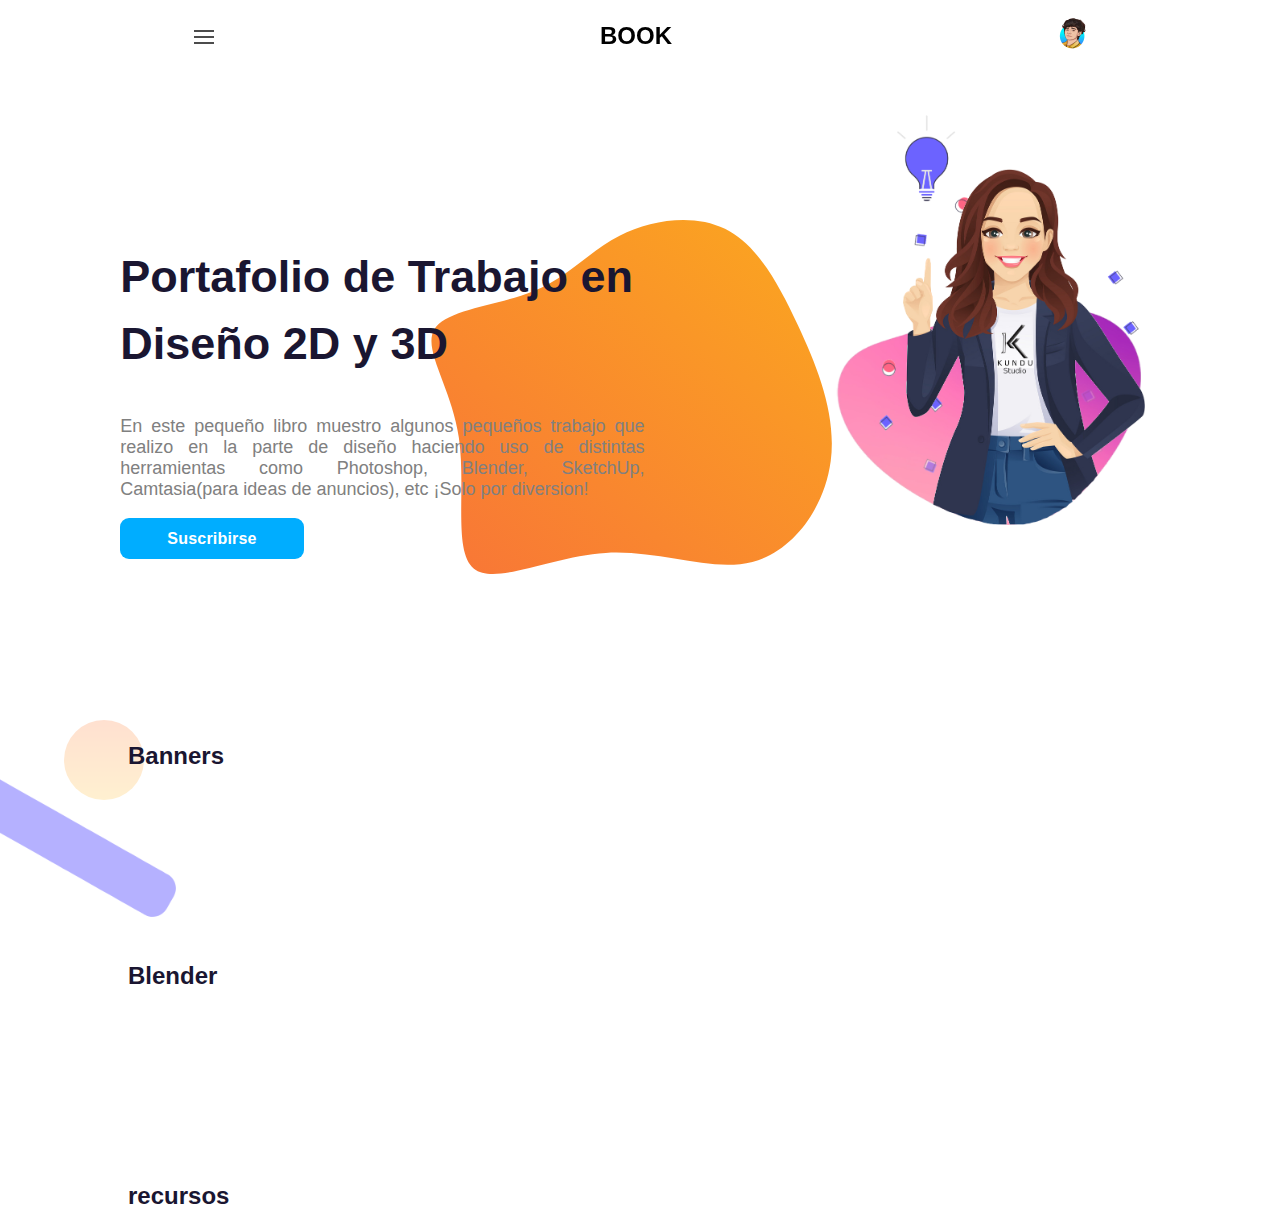
<file: book.html>
<!DOCTYPE html>
<html lang="es-ES">

<head>
    <meta charset="UTF-8">
    <meta http-equiv="X-UA-Compatible" content="IE=edge">
    <meta name="viewport" content="width=device-width, initial-scale=1.0">
    <link rel="stylesheet" href="css/book.css">
    <link rel="stylesheet" href="https://pro.fontawesome.com/releases/v5.10.0/css/all.css" />
    <link rel="icon" type="image/png" href="https://i.ibb.co/HFd4mqD/image-1.png">
    <title>Book </title>
    <script src="https://unpkg.com/aos@2.3.1/dist/aos.js"></script>
<!-- Start of Async Callbell Code -->
<script>
  window.callbellSettings = {
    token: "Cre3fHPte2cj38zw5z7NHGAH"
  };
</script>
<script>
  (function(){var w=window;var ic=w.callbell;if(typeof ic==="function"){ic('reattach_activator');ic('update',callbellSettings);}else{var d=document;var i=function(){i.c(arguments)};i.q=[];i.c=function(args){i.q.push(args)};w.Callbell=i;var l=function(){var s=d.createElement('script');s.type='text/javascript';s.async=true;s.src='https://dash.callbell.eu/include/'+window.callbellSettings.token+'.js';var x=d.getElementsByTagName('script')[0];x.parentNode.insertBefore(s,x);};if(w.attachEvent){w.attachEvent('onload',l);}else{w.addEventListener('load',l,false);}}})()
</script>
<!-- End of Async Callbell Code -->

</head>

<body>
    <svg class="blob" viewBox="0 0 600 600" xmlns="http://www.w3.org/2000/svg">
        <defs>
            <linearGradient id="sw-gradient" x1="0" x2="1" y1="1" y2="0">
                <stop id="stop1" stop-color="rgba(248, 117, 55, 1)" offset="0%"></stop>
                <stop id="stop2" stop-color="rgba(251, 168, 31, 1)" offset="100%"></stop>
            </linearGradient>
        </defs>
        <g transform="translate(300,300)">
            <path
                d="M120,-157.6C152.7,-141.5,174.3,-102.6,194.8,-58.8C215.3,-14.9,234.6,33.8,228.4,80.8C222.2,127.8,190.4,173.1,148.1,184C105.8,195,52.9,171.5,-2.4,174.8C-57.8,178.2,-115.6,208.4,-137.5,190.9C-159.3,173.3,-145.3,108,-153,56.3C-160.7,4.6,-190.2,-33.4,-178.3,-54.2C-166.4,-75.1,-113.2,-78.8,-76.6,-93.6C-40,-108.3,-20,-134.2,11.9,-150.5C43.7,-166.8,87.4,-173.6,120,-157.6Z"
                fill="url(#sw-gradient)" />
        </g>
    </svg>

    <img class="rectangle" src="img/rectangle.png" data-aos="fade-down-right">
    <div class="circle" data-aos="fade-down-right"></div>

    <script>
        AOS.init();
    </script>

    <!--absoluts-->

    <nav class="nav-cab">
        <div class="menu" onclick="menuPop()">
            <img src="img/ico-menu.png" alt="">
        </div>
        <div class="book">
            <h2>BOOK</h2>
        </div>
        <div class="portada" onclick="openInfo()">
            <img src="img/Omar.png" alt="">
        </div>
    </nav>
    <div class="body">
        <div class="homedesc">
            <div class="welcome">
                <h1 data-aos="fade-zoom-in" data-aos-easing="ease-in-back" data-aos-delay="300" data-aos-offset="0">
                    Portafolio de Trabajo en</h1>
                <h1 data-aos="fade-zoom-in" data-aos-easing="ease-in-back" data-aos-delay="300" data-aos-offset="0"
                    style="margin-top: -6%;">Diseño 2D y 3D</h1>
                <p data-aos="fade-zoom-in" data-aos-easing="ease-in-back" data-aos-delay="300" data-aos-offset="0">En
                    este pequeño libro muestro algunos pequeños trabajo que realizo en la parte de diseño
                    haciendo uso de distintas herramientas como Photoshop, Blender, SketchUp, Camtasia(para ideas de anuncios), etc ¡Solo por diversion!
                </p>
                <button onclick="openRegistro()"><span>Suscribirse</span></button>
            </div>
            <img data-aos="fade-zoom-in" data-aos-easing="ease-in-back" data-aos-delay="300" data-aos-offset="0"
                src="img/asistent.png" alt="">
        </div>
        <h2 class="title-div" id="proyectos">Banners</h2>
        <div class="banners">

        </div>
        <h2 class="title-div" id="proyectos">Blender</h2>
        <div class="blender">

        </div>
        <h2 class="title-div" id="proyectos">recursos</h2>
    </div>


    <!--pop ups agregados-->

    <div class="screenmenu" id="menu-popUp">
        <div class="close-menu" id="closeMenu">
            <img src="img/ico-x.png" alt="x">
        </div>
        <div class="options">
            <a href="index.html">
                Inicio
            </a>
            <a href="projects.html">
                Proyectos
            </a>
            <a href="quiz1.html">
                Quiz game
            </a>
            <a href="info.html">
                Info
            </a>
        </div>
    </div>

    <script src="js/general.js"></script>
    <script src="js/book.js"></script>
</body>

</html>
</file>
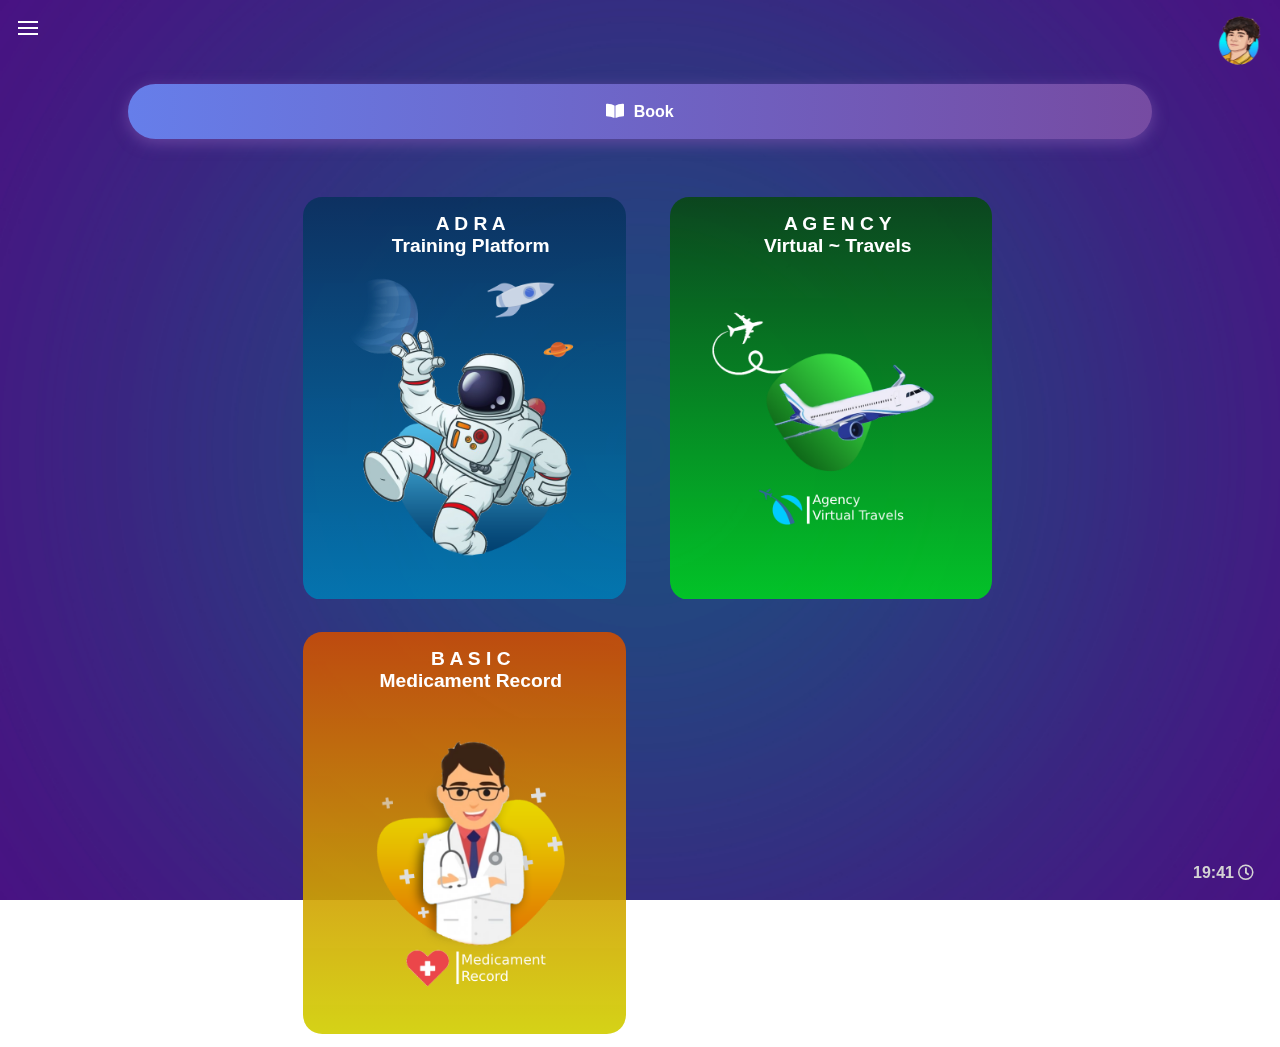
<file: projects.html>
<!DOCTYPE html>
<html lang="es-ES">
<head>
    <meta charset="UTF-8">
    <meta http-equiv="X-UA-Compatible" content="IE=edge">
    <meta name="viewport" content="width=device-width, initial-scale=1.0">
    <link rel="stylesheet" href="css/projects.css">
    <link rel="stylesheet" href="https://pro.fontawesome.com/releases/v5.10.0/css/all.css" />
    <link rel="icon" type="image/png" href="https://i.ibb.co/HFd4mqD/image-1.png">
    <title>Proyectos </title>
    <script src="https://unpkg.com/aos@2.3.1/dist/aos.js"></script>
<!-- Start of Async Callbell Code -->
<script>
  window.callbellSettings = {
    token: "Cre3fHPte2cj38zw5z7NHGAH"
  };
</script>
<script>
  (function(){var w=window;var ic=w.callbell;if(typeof ic==="function"){ic('reattach_activator');ic('update',callbellSettings);}else{var d=document;var i=function(){i.c(arguments)};i.q=[];i.c=function(args){i.q.push(args)};w.Callbell=i;var l=function(){var s=d.createElement('script');s.type='text/javascript';s.async=true;s.src='https://dash.callbell.eu/include/'+window.callbellSettings.token+'.js';var x=d.getElementsByTagName('script')[0];x.parentNode.insertBefore(s,x);};if(w.attachEvent){w.attachEvent('onload',l);}else{w.addEventListener('load',l,false);}}})()
</script>
<!-- End of Async Callbell Code -->

</head>
<body>
    <script>
        AOS.init();
    </script>
    
    <!--absoluts-->
    <div class="tiempo">
        <span> <b id="hora">12:00 </b> <i class="far fa-clock"></i></span>
    </div>
    <div class="fondo">
        <img src="img/background.jpg" alt="">
    </div>
    <div class="menu" onclick="menuPop()">
        <img src="img/ico-menu.png" alt="">
    </div>
    <div class="portada" onclick="openInfo()">
        <img src="img/Omar.png" alt="">
    </div>
     <!--normals-->
    <div class="book-btn">
        <button class="btn-hover color-3" onclick="book()"> <i class="fas fa-book-open"> </i>  <span>Book</span> </button>
    </div>
     <div class="porjects">
        <a href="https://github.com/omarguerrer/TrainingPlatform" data-aos="zoom-in">
            <div class="card-project" data-tilt>
                <div class="card primary-gradient">
                    <h2>A D R A <br> Training Platform</h2>
                    <img src="img/adra.png" alt="">
                </div>
            </div>
        </a>
        <a href="https://github.com/omarguerrer/VirtualTravels" data-aos="zoom-in">
            <div class="card-project" data-tilt>
                <div class="card secondary-gradient">
                    <h2>A G E N C Y <br> Virtual ~ Travels</h2>
                    <img src="img/virtual-travels.png" alt="vtravels">
                </div>
            </div>
        </a>
        <a href="https://drive.google.com/file/d/1su0Mu-e_nqXNz0HzRCW8smQL_Hp62i_k/view?usp=sharing" data-aos="zoom-in">
            <div class="card-project" data-tilt>
                <div class="card yellow-gradient">
                    <h2>B A S I C <br> Medicament Record</h2>
                    <img src="img/Medicament-Record.png" alt="">
                </div>
            </div>
        </a>
    </div>

     <!--pop ups-->

     <div class="screenmenu" id="menu-popUp">
        <div class="close-menu" id="closeMenu" >
            <img src="img/ico-x.png" alt="x">
        </div>
        <div class="options">
            <a href="index.html">
                Inicio
            </a>
            <a href="projects.html">
                Proyectos
            </a>
            <a href="quiz1.html">
                Quiz game
            </a>
            <a href="info.html">
                Info
            </a>
        </div>
    </div>

     <!--scripts-->
     <script src="js/projects.js" type="text/JavaScript"></script>
     <script src="js/3d-card.js" type="text/JavaScript"></script>

</body>
</html>
</file>
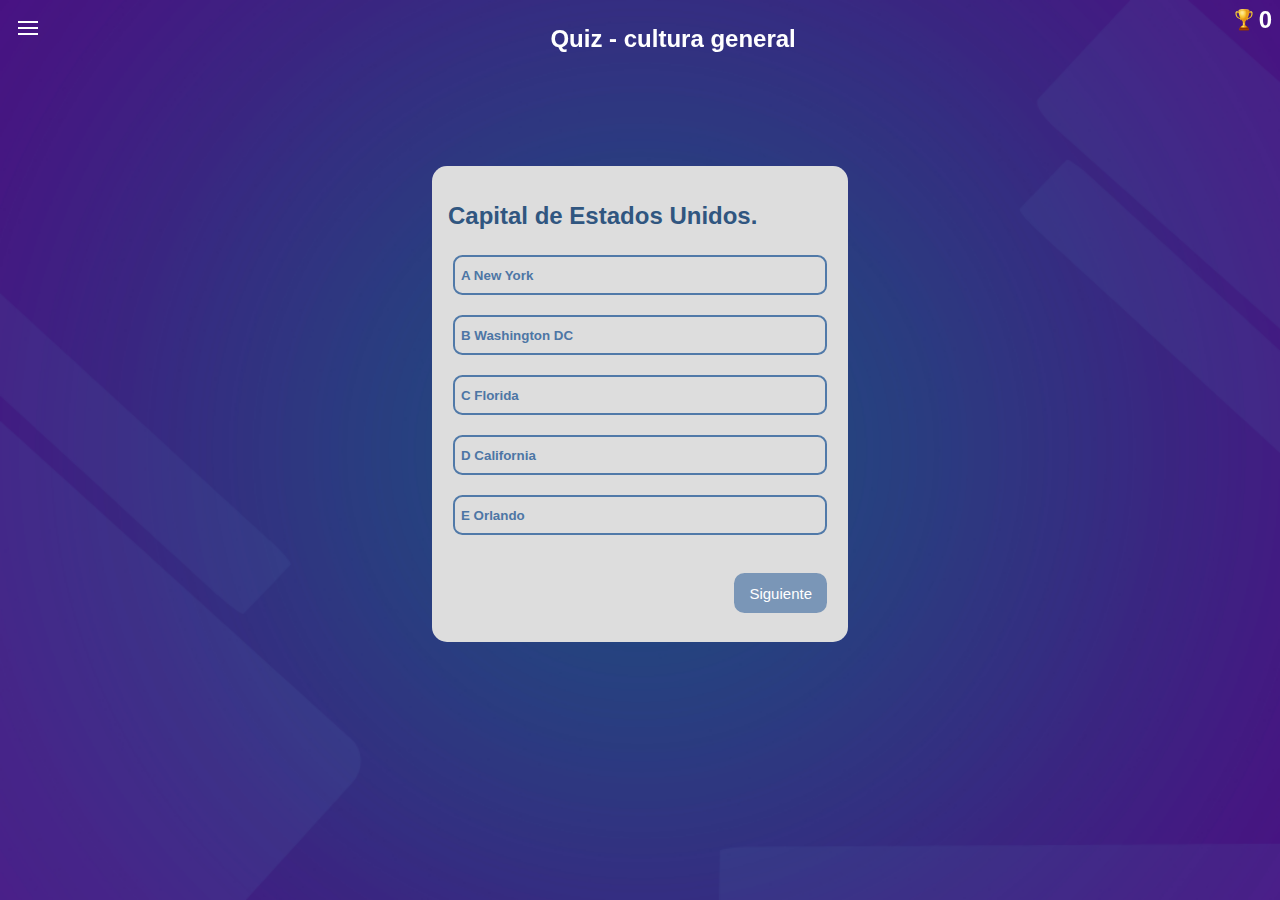
<file: quiz1.html>
<!DOCTYPE html>
<html lang="es-ES">

<head>
    <meta charset="UTF-8">
    <meta http-equiv="X-UA-Compatible" content="IE=edge">
    <meta name="viewport" content="width=device-width, initial-scale=1.0">
    <link rel="stylesheet" href="css/quiz.css">
    <link rel="stylesheet" href="https://pro.fontawesome.com/releases/v5.10.0/css/all.css" />
    <link rel="icon" type="image/png" href="https://i.ibb.co/HFd4mqD/image-1.png">
    <title>Quiz - cultura general</title>
    <!-- Start of Async Callbell Code -->
    <script>
        window.callbellSettings = {
            token: "vJkietztMQ3H6AspRbmUx99F"
        };
    </script>
    <script>
        (function () { var w = window; var ic = w.callbell; if (typeof ic === "function") { ic('reattach_activator'); ic('update', callbellSettings); } else { var d = document; var i = function () { i.c(arguments) }; i.q = []; i.c = function (args) { i.q.push(args) }; w.Callbell = i; var l = function () { var s = d.createElement('script'); s.type = 'text/javascript'; s.async = true; s.src = 'https://dash.callbell.eu/include/' + window.callbellSettings.token + '.js'; var x = d.getElementsByTagName('script')[0]; x.parentNode.insertBefore(s, x); }; if (w.attachEvent) { w.attachEvent('onload', l); } else { w.addEventListener('load', l, false); } } })()
    </script>
    <!-- End of Async Callbell Code -->
</head>

<body>
    <!--absolutes-->
    <div class="fondo">
        <img src="img/background-games.png" alt="">
    </div>
    <div class="score" title="wins">
        <img src="img/cope.png" alt="">
        <span id="numWin"> 0 </span>
    </div>
    <div class="menu" onclick="menuPop()">
        <img src="img/ico-menu.png" alt="">
    </div>
    <h2 class="titleGame">
        Quiz - cultura general
    </h2>
    <!--normal-->
    <!--cards-->
    <div class="content">
        <div class="card">
            <h2 id="preguntaDoc">Capital de Estados Unidos.</h2>
            <div class="respuestas" id="respuesta-usu">
                <button class="A"> <b>A </b> New York </button>
                <button class="B"> <b>B </b> Washington DC </button>
                <button class="C"> <b>C </b> Florida</button>
                <button class="D"> <b>D </b> California </button>
                <button class="E"> <b>E </b> Orlando </button>
            </div>
            <div class="next-quiz">
                <button id="nextBtn">Siguiente</button>
            </div>
        </div>
    </div>
    <!--popups-->
    <div class="screenmenu" id="menu-popUp">
        <div class="close-menu" id="closeMenu">
            <img src="img/ico-x.png" alt="x">
        </div>
        <div class="options">
            <a href="index.html">
                Inicio
            </a>
            <a href="projects.html">
                Proyectos
            </a>
            <a href="quiz1.html">
                Quiz game
            </a>
            <a href="info.html">
                Info
            </a>
        </div>
    </div>

    <div class="felicidades" id="pop-win">
        <img id="endGame" src="img/explocion.png" alt="" >
        <div class="bkhome" onclick="bkhome()">
            <i class="fas fa-home"></i>
        </div>
        <span> <b>Score:</b> <b id="numScore">00</b> </span>
    </div>
    <!--scripts-->
    <script src="js/quiz.js"></script>
</body>

</html>
</file>
<file: css/book.css>
/*DISEÑO DE LA BARRA DE TEXTO*/

html::-webkit-scrollbar-thumb {
  background-color: #131f2c;
  border-radius: 20px;
  border: none;
}

html::-webkit-scrollbar-button:increment,
html::-webkit-scrollbar-button {
  display: none;
}

html::-webkit-scrollbar {
  -webkit-appearance: none;
}

html::-webkit-scrollbar:vertical {
  width: 0px;
}

html::-webkit-scrollbar:horizontal {
  height: 0px;
}

html {
  margin: 0;
  padding: 0;
  background-color: transparent;
  scroll-behavior: smooth;
}
/*end-barra*/

body {
  margin: 0;
  padding: 0;
  background-color: transparent;
  overflow-x: hidden;
}

nav {
  display: flex;
  width: 100%;
  height: 4.5rem;
  justify-content: space-around;
  align-items: center;
  position: fixed;
  top: 0;
  left: 0;
  z-index: 1;
  scroll-behavior: smooth;
}
.nav-cab .book h2 {
  margin: 0;
  padding: 0;
  font-family: Ubuntu, Cantarell, "Open Sans", "Helvetica Neue", sans-serif;
  cursor: default;
}
.menu {
  margin-top: 5px;
  top: 1em;
  left: 1em;
  cursor: pointer;
  filter: brightness(30%);
  -webkit-filter: brightness(30%);
}
.menu:hover {
  transform: scale(1.05);
  -webkit-transform: scale(1.05);
  -moz-transform: scale(1.05);
  -ms-transform: scale(1.05);
  -o-transform: scale(1.05);
  transition: transform 0.3s ease-in;
  -webkit-transition: transform 0.3s ease-in;
  -moz-transition: transform 0.3s ease-in;
  -ms-transition: transform 0.3s ease-in;
  -o-transition: transform 0.3s ease-in;
  filter: brightness(0%);
  -webkit-filter: brightness(0%);
}
.portada {
  top: 1em;
  right: 1em;
  cursor: pointer;
}
.portada img {
  object-fit: cover;
  width: 2rem;
}

/*pop-ups*/
.screenmenu {
  width: 100%;
  height: 100%;
  position: fixed;
  top: 0;
  left: 0;
  z-index: 1;
  background: #050a0ef8;
  display: none;
  justify-content: center;
  align-items: center;
  backdrop-filter: blur(5px);
}
.screenmenu .options {
  display: flex;
  flex-direction: column;
  text-align: center;
}
.options a {
  color: rgb(133, 133, 133);
  font-family: Ubuntu, Cantarell, "Open Sans", "Helvetica Neue", sans-serif;
  text-decoration: none;
  font-size: 3em;
  font-weight: 600;
}
.options a:hover {
  color: white;
  transition: color 0.3s ease-in;
  -webkit-transition: color 0.3s ease-in;
  -moz-transition: color 0.3s ease-in;
  -ms-transition: color 0.3s ease-in;
  -o-transition: color 0.3s ease-in;
}
.close-menu {
  position: absolute;
  top: 1rem;
  left: 1rem;
}
.close-menu:hover {
  transform: rotate(180deg);
  -webkit-transform: rotate(180deg);
  -moz-transform: rotate(180deg);
  -ms-transform: rotate(180deg);
  -o-transform: rotate(180deg);
  transition: transform 0.3s ease-in;
  -webkit-transition: transform 0.3s ease-in;
  -moz-transition: transform 0.3s ease-in;
  -ms-transition: transform 0.3s ease-in;
  -o-transition: transform 0.3s ease-in;
  cursor: pointer;
}
/*homeds*/

.blob {
  width: 65vw;
  height: 65vh;
  position: absolute;
  z-index: -1;
  top: 10%;
  left: 15%;
}

.blob path {
  animation: blob 7s linear infinite;
}

@keyframes blob {
  0% {
      d: path("M120,-157.6C152.7,-141.5,174.3,-102.6,194.8,-58.8C215.3,-14.9,234.6,33.8,228.4,80.8C222.2,127.8,190.4,173.1,148.1,184C105.8,195,52.9,171.5,-2.4,174.8C-57.8,178.2,-115.6,208.4,-137.5,190.9C-159.3,173.3,-145.3,108,-153,56.3C-160.7,4.6,-190.2,-33.4,-178.3,-54.2C-166.4,-75.1,-113.2,-78.8,-76.6,-93.6C-40,-108.3,-20,-134.2,11.9,-150.5C43.7,-166.8,87.4,-173.6,120,-157.6Z");
  }
  25% {
      d: path("M67.8,-97.1C87.8,-78.8,103.8,-58.9,117.4,-34.1C130.9,-9.4,142,20.2,139.5,50.7C137,81.2,120.8,112.6,95.3,150.1C69.8,187.7,34.9,231.3,3.3,226.8C-28.2,222.2,-56.4,169.3,-91.6,134.9C-126.8,100.5,-169,84.6,-179.6,57.1C-190.2,29.7,-169.3,-9.3,-155.2,-49.7C-141,-90.1,-133.7,-132,-109,-148.8C-84.2,-165.6,-42.1,-157.3,-9.1,-144.8C23.9,-132.2,47.8,-115.5,67.8,-97.1Z");
  }
  50% {
      d: path("M137.1,-191.3C172,-163.4,190.6,-115.7,197.2,-70.1C203.8,-24.4,198.5,19.2,178.9,51.5C159.3,83.9,125.5,105,93.3,129.6C61.1,154.1,30.6,182.1,1.1,180.6C-28.4,179.1,-56.8,148.2,-81.2,121.1C-105.6,94.1,-126.1,70.8,-141.6,41.6C-157.2,12.4,-168,-22.9,-153.9,-45C-139.8,-67,-100.7,-76,-70.9,-105.5C-41.1,-135,-20.6,-185,15.3,-206C51.1,-227.1,102.3,-219.1,137.1,-191.3Z");
  }
  75% {
      d: path("M123.7,-157.1C162.4,-142.2,197.2,-108.8,202.8,-70.8C208.3,-32.9,184.5,9.7,169,54.2C153.6,98.7,146.4,145.2,119.7,162.7C92.9,180.2,46.4,168.6,-1.9,171.1C-50.2,173.7,-100.3,190.4,-122.2,171.3C-144.1,152.3,-137.7,97.5,-144.1,52.7C-150.6,7.9,-169.9,-26.8,-170.5,-64.8C-171,-102.8,-152.8,-144,-121.3,-161.3C-89.7,-178.5,-44.9,-171.8,-1.2,-170.1C42.5,-168.5,85,-172,123.7,-157.1Z");
  }
  100% {
      d: path("M120,-157.6C152.7,-141.5,174.3,-102.6,194.8,-58.8C215.3,-14.9,234.6,33.8,228.4,80.8C222.2,127.8,190.4,173.1,148.1,184C105.8,195,52.9,171.5,-2.4,174.8C-57.8,178.2,-115.6,208.4,-137.5,190.9C-159.3,173.3,-145.3,108,-153,56.3C-160.7,4.6,-190.2,-33.4,-178.3,-54.2C-166.4,-75.1,-113.2,-78.8,-76.6,-93.6C-40,-108.3,-20,-134.2,11.9,-150.5C43.7,-166.8,87.4,-173.6,120,-157.6Z");
  }
}
.rectangle {
  width: 20em;
  position: absolute;
  top: 80%;
  left: -10%;
  z-index: -1;
  filter: opacity(0.5);
}

.circle {
  width: 5em;
  height: 5em;
  position: absolute;
  top: 80%;
  left: 5%;
  z-index: -1;
  border-radius: 50%;
  background: linear-gradient(to bottom, #FF9863, #FFCD63);
  filter: opacity(0.3);
}
.homedesc {
  margin-top: 15%;
  width: 100%;
  display: grid;
  grid-template-columns: 45% 40%;
  justify-content: center;
  column-gap: 2em;
}

.homedesc img {
  width: 350px;
  margin-left: 25%;
  margin-top: -15%;
}

.welcome {
  margin-left: 5%;
  text-align: justify;
  padding: 2%;
  padding-top: 5%;
}

.welcome h1 {
  font-family: 'Georama', sans-serif;
  color: #1a1631;
  font-size: 45px;
  padding-bottom: 1rem;
}

.welcome p {
  color: gray;
  font-size: 18px;
  font-family: 'Varela Round', sans-serif;
  padding-top: 0;
}

.welcome button {
  background: #00adff;
  color: #fff;
  border-radius: 9px;
  text-transform: initial;
  letter-spacing: 0.2px;
  line-height: 19px;
  outline: none;
  border: none;
  width: 35%;
  height: 13%;
  font-weight: bolder;
  font-size: 16px;
  cursor: pointer;
}

.welcome button:hover {
  box-shadow: 7px 7px 0px 0px rgba(0, 0, 0, 0.129);
  transform: scale(1.018);
  transition: box-shadow .35s ease-in;
}

.welcome button>span {
  cursor: pointer;
  display: inline-block;
  position: relative;
  transition: 0.3s;
}

.welcome button>span:after {
  content: '\00bb';
  position: absolute;
  opacity: 0;
  top: 0;
  right: -20px;
  transition: 0.5s;
}

.welcome button:hover span {
  padding-right: 25px;
}

.welcome button:hover span:after {
  opacity: 1;
  right: 0;
}

#wave {
  position: absolute;
  z-index: -1;
  width: 100%;
  top: 0;
  left: 0;
}
.title-div {
  padding-left: 10%;
  font-family: 'Georama', sans-serif;
  color: #1a1631;
  margin-top: 15%;
  scroll-margin-top: 7ex;
}


.up {
  position: fixed;
  bottom: 2%;
  right: 2%;
  z-index: 2;
  display: none;
}

.up a {
  text-align: center;
  text-decoration: none;
  font-size: 3em;
  color: lightgray;
  opacity: 0.3;
}

.up a:hover {
  opacity: 1;
  transition: opacity .4s ease-in;
}

.up:hover {
  transform: translateY(-1em);
  transition: transform .3s ease-in;
}
</file>
<file: css/projects.css>
/*DISEÑO DE LA BARRA DE TEXTO*/

html::-webkit-scrollbar-thumb {
  background-color: #131f2c;
  border-radius: 20px;
  border: none;
}

html::-webkit-scrollbar-button:increment,
html::-webkit-scrollbar-button {
  display: none;
}

html::-webkit-scrollbar {
  -webkit-appearance: none;
}

html::-webkit-scrollbar:vertical {
  width: 0px;
}

html::-webkit-scrollbar:horizontal {
  height: 0px;
}

html {
  margin: 0;
  padding: 0;
  background-color: transparent;
  scroll-behavior: smooth;
}
/*end-barra*/

body {
  margin: 0;
  padding: 0;
  background-color: transparent;
  overflow-x: hidden;
}
.tiempo{
  position: fixed;
  color: lightgrey;
  font-family: -apple-system, BlinkMacSystemFont, 'Segoe UI', Roboto, Oxygen, Ubuntu, Cantarell, 'Open Sans', 'Helvetica Neue', sans-serif;
  bottom: 2%;
  right: 2%;
}
.fondo {
  position: fixed;
  width: 100%;
  height: 100%;
  top: 0;
  z-index: -2;
}
.fondo img {
  width: 100%;
  height: 100%;
  filter: brightness(0.7);
  object-fit: cover;
  -webkit-filter: cover;
}
.menu {
  position: absolute;
  top: 1em;
  left: 1em;
  cursor: pointer;
}
.menu:hover {
  transform: scale(1.05);
  -webkit-transform: scale(1.05);
  -moz-transform: scale(1.05);
  -ms-transform: scale(1.05);
  -o-transform: scale(1.05);
  transition: transform 0.3s ease-in;
  -webkit-transition: transform 0.3s ease-in;
  -moz-transition: transform 0.3s ease-in;
  -ms-transition: transform 0.3s ease-in;
  -o-transition: transform 0.3s ease-in;
}
.portada {
  position: absolute;
  top: 1em;
  right: 1em;
  cursor: pointer;
}
.portada img {
  object-fit: cover;
  width: 2vw;
}

/*pop-ups*/
.screenmenu {
  width: 100%;
  height: 100%;
  position: fixed;
  top: 0;
  left: 0;
  z-index: 1;
  background: #050a0ef8;
  display: none;
  justify-content: center;
  align-items: center;
  backdrop-filter: blur(5px);
}
.screenmenu .options {
  display: flex;
  flex-direction: column;
  text-align: center;
}
.options a {
  color: rgb(133, 133, 133);
  font-family: Ubuntu, Cantarell, "Open Sans", "Helvetica Neue", sans-serif;
  text-decoration: none;
  font-size: 3em;
  font-weight: 600;
}
.options a:hover {
  color: white;
  transition: color 0.3s ease-in;
  -webkit-transition: color 0.3s ease-in;
  -moz-transition: color 0.3s ease-in;
  -ms-transition: color 0.3s ease-in;
  -o-transition: color 0.3s ease-in;
}
.close-menu {
  position: absolute;
  top: 1rem;
  left: 1rem;
}
.close-menu:hover {
  transform: rotate(180deg);
  -webkit-transform: rotate(180deg);
  -moz-transform: rotate(180deg);
  -ms-transform: rotate(180deg);
  -o-transform: rotate(180deg);
  transition: transform 0.3s ease-in;
  -webkit-transition: transform 0.3s ease-in;
  -moz-transition: transform 0.3s ease-in;
  -ms-transition: transform 0.3s ease-in;
  -o-transition: transform 0.3s ease-in;
  cursor: pointer;
}

/*book*/
.book-btn button>span{
  margin-left: 5px;
}
.book-btn{
  margin-top: 5%;
  width: 100%;
  display: flex;
  justify-content: center;
  align-items: center;
}

.btn-hover {
  width: 80%;
  font-size: 16px;
  font-weight: 600;
  color: #fff;
  cursor: pointer;
  margin: 20px;
  height: 55px;
  text-align:center;
  border: none;
  background-size: 300% 100%;

  border-radius: 50px;
  -moz-transition: all .4s ease-in-out;
  -o-transition: all .4s ease-in-out;
  -webkit-transition: all .4s ease-in-out;
  transition: all .4s ease-in-out;
}

.btn-hover:hover {
  background-position: 100% 0;
  transition: all .4s ease-in-out;
  -o-transition: all .4s ease-in-out;
  -webkit-transition: all .4s ease-in-out;
  -moz-transition: all .4s ease-in-out;
  -ms-transition: all .4s ease-in-out;
}

.btn-hover:focus {
  outline: none;
}
.btn-hover.color-3 {
  background-image: linear-gradient(to right, #667eea, #764ba2, #6B8DD6, #8E37D7);
  box-shadow: 0 4px 15px 0 rgba(116, 79, 168, 0.75);
}

/*cards*/

.porjects {
  margin-top: 2%;
  width: 100%;
  display: grid;
  grid-template-columns: 28% 28% 28%;
  justify-content: center;
  row-gap: 2em;
  column-gap: 0.5em;
  padding-top: 1%;
  padding-left: 2%;
  padding-right: 2%;
  padding-bottom: 1%;
}

.title-div {
  padding-left: 10%;
  font-family: "Georama", sans-serif;
  color: #1a1631;
  margin-top: 15%;
  scroll-margin-top: 7ex;
}

.card-project {
  width: 90%;
  height: 100%;
  border-radius: 1.5vw;
  padding: 0;
  margin: 0;
  transform-style: preserve-3d;
  overflow: hidden;
  -webkit-border-radius: 1.5vw;
  -moz-border-radius: 1.5vw;
  -ms-border-radius: 1.5vw;
  -o-border-radius: 1.5vw;
}

.porjects a {
  text-decoration: none;
}

.card {
  width: 100%;
  height: 100%;
  justify-content: center;
  overflow: hidden;
  text-align: center;
  text-decoration: none;
  font-family: "Georama", sans-serif;
  transform: perspective(1000px);
}

.card img {
  width: 75%;
  margin-top: 0%;
}

.card:hover img {
  transform: scale(1.05);
  transition: transform 0.5s ease-in;
}

.card h2 {
  position: relative;
  margin-left: 4%;
  z-index: 1;
  color: white;
  text-decoration: none;
  font-size: 1.5vw;
}

/*colores de¡fault de ANKUTI*/

.primary {
  background: #007bb4;
}

.secondary {
  background: #008145;
}

.sweet {
  background: #7d0081;
}

.yellow {
  background: #d1ce00ef;
}

.primary-gradient {
  background: linear-gradient(to bottom, #0a315eea, #007bb4e3);
}

.secondary-gradient {
  background: linear-gradient(to bottom, #094717ec, #00cc22ee);
}

.sweet-gradient {
  background: linear-gradient(to bottom, #350836e7, #af006ce5);
}

.yellow-gradient {
  background: linear-gradient(to bottom, #d14d00e1, #d1ce00e8);
}

@media screen and (max-width: 1670px) {
    .portada img{
        width: 4vw;
    }
}
@media screen and (max-width: 1400px) {
  .porjects {
    grid-template-columns: 28% 28%;
    grid-template-rows: auto auto;
  }
}
@media screen and (max-width: 1200px) {
  .porjects {
    grid-template-columns: 40%;
    grid-template-rows: auto auto auto;
  }
}
@media screen and (max-width: 600px) {
  .card h2 {
    font-size: 2.5vw;
  }
  .portada img{
    width: 2em;
}
}
@media screen and (max-width: 500px) {
}
@media screen and (max-width: 400px) {
.menu{
    top: 0.5em;
    left: 0.5em;
}
.portada{
    top: 0.5em;
    right: 0.5em;
}
  .porjects {
    margin-top: 5%;
    grid-template-columns: 80%;
    grid-template-rows: auto auto;
  }
}
</file>
<file: css/quiz.css>
/*DISEÑO DE LA BARRA DE TEXTO*/

html::-webkit-scrollbar-thumb {
  background-color: #131f2c;
  border-radius: 20px;
  border: none;
}

html::-webkit-scrollbar-button:increment,
html::-webkit-scrollbar-button {
  display: none;
}

html::-webkit-scrollbar {
  -webkit-appearance: none;
}

html::-webkit-scrollbar:vertical {
  width: 0px;
}

html::-webkit-scrollbar:horizontal {
  height: 0px;
}

html {
  margin: 0;
  padding: 0;
  background-color: transparent;
  scroll-behavior: smooth;
}
/*end-barra*/

body {
  margin: 0;
  padding: 0;
  background-color: transparent;
  overflow: hidden;
}
.felicidades {
  width: 100%;
  height: 100%;
  position: fixed;
  z-index: 1;
  top: 0;
  left: 0;
  display: none;
  text-align: center;
  flex-direction: column;
  justify-content: center;
  align-items: center;
  background:linear-gradient(to bottom,#2c6cb6ef,#6b13b9f3);
  backdrop-filter: blur(3px);
  
}
.felicidades span{
  font-size: 4em;
  font-family: -apple-system, BlinkMacSystemFont, 'Segoe UI', Roboto, Oxygen, Ubuntu, Cantarell, 'Open Sans', 'Helvetica Neue', sans-serif;
  color: white;
}
.titleGame{
  font-family: -apple-system, BlinkMacSystemFont, 'Segoe UI', Roboto, Oxygen, Ubuntu, Cantarell, 'Open Sans', 'Helvetica Neue', sans-serif;
  color: white;
  position: absolute;
  top: 0.2em;
  left: 43%;
}
.bkhome{
  position: absolute;
  top: 0.5em;
  left: 0.5em;
  font-size: 2em;
  color: #ddd;
  cursor: pointer;
}
.bkhome:hover{
  color: #fff;
}
.felicidades img {
  width: 45em;
  animation: scan 2s infinite;
  -webkit-animation: scan 2s infinite;
}
@keyframes scan {
  0% {
    transform: scale(0.8);
    -webkit-transform: scale(0.8);
    -moz-transform: scale(0.8);
    -ms-transform: scale(0.8);
    -o-transform: scale(0.8);
}
  50% {
    transform: scale(1);
    -webkit-transform: scale(1);
    -moz-transform: scale(1);
    -ms-transform: scale(1);
    -o-transform: scale(1);
}
100%{
  transform: scale(0.8);
  -webkit-transform: scale(0.8);
  -moz-transform: scale(0.8);
  -ms-transform: scale(0.8);
  -o-transform: scale(0.8);
}
}
.fondo {
  position: fixed;
  width: 100%;
  height: 100%;
  top: 0;
  z-index: -2;
}
.fondo img {
  width: 100%;
  height: 100%;
  filter: brightness(0.7);
  object-fit: cover;
  -webkit-filter: cover;
}
.menu {
  position: absolute;
  top: 1em;
  left: 1em;
  cursor: pointer;
}
.menu:hover {
  transform: scale(1.05);
  -webkit-transform: scale(1.05);
  -moz-transform: scale(1.05);
  -ms-transform: scale(1.05);
  -o-transform: scale(1.05);
  transition: transform 0.3s ease-in;
  -webkit-transition: transform 0.3s ease-in;
  -moz-transition: transform 0.3s ease-in;
  -ms-transition: transform 0.3s ease-in;
  -o-transition: transform 0.3s ease-in;
}
.score {
  position: absolute;
  top: 0.5em;
  right: 0.5em;
  z-index: -1;
  height: 1.5em;
  color: white;
  font-family: -apple-system, BlinkMacSystemFont, "Segoe UI", Roboto, Oxygen,
    Ubuntu, Cantarell, "Open Sans", "Helvetica Neue", sans-serif;
  font-weight: 600;
}
.score img {
  width: 1.5em;
  margin-right: -2px;
}
.score span {
  font-size: 1.5em;
  position: relative;
  top: -4px;
}
.content {
  margin-top: 13%;
  width: 100%;
  display: flex;
  justify-content: center;
  align-items: center;
}
.card {
  justify-content: center;
  text-align: justify;
  width: 25%; /*ancho*/
  display: block;
  padding: 1em;
  border-radius: 15px;
  -webkit-border-radius: 15px;
  -moz-border-radius: 15px;
  -ms-border-radius: 15px;
  -o-border-radius: 15px;
  background-color: #ddd;
  cursor: default;
  color: #305680;
  font-family: -apple-system, BlinkMacSystemFont, "Segoe UI", Roboto, Oxygen,
    Ubuntu, Cantarell, "Open Sans", "Helvetica Neue", sans-serif;
}
.respuestas {
  display: flex;
  flex-direction: column;
  padding: 5px;
}
.respuestas button {
  margin-bottom: 1.5em;
  text-align: justify;
  height: 3em;
  background: transparent;
  border-radius: 0.7em;
  -webkit-border-radius: 0.7em;
  -moz-border-radius: 0.7em;
  -ms-border-radius: 0.7em;
  -o-border-radius: 0.7em;
  border: #5079a8 2px solid;
  color: #4d76a5;
  font-weight: bolder;
  font-family: Arial, Helvetica, sans-serif;
  outline: none;
}
.respuestas button:hover {
  background-color: #4d76a5b0;
  border: #4d76a5b0 2px solid;
  color: white;
  cursor: pointer;
}
.next-quiz {
  margin-top: 0.5em;
  margin-bottom: 0.5em;
  display: block;
  padding: 5px;
  height: 2.5em;
}
.next-quiz button {
  float: right;
  height: 100%;
  background-color: #4d76a5b0;
  color: white;
  font-weight: 500;
  border-radius: 0.7em;
  font-family: -apple-system, BlinkMacSystemFont, "Segoe UI", Roboto, Oxygen,
    Ubuntu, Cantarell, "Open Sans", "Helvetica Neue", sans-serif;
  -webkit-border-radius: 0.7em;
  -moz-border-radius: 0.7em;
  -ms-border-radius: 0.7em;
  -o-border-radius: 0.7em;
  padding: 0 15px 0 15px;
  font-size: 15px;
  outline: none;
  border: none;
}
.next-quiz button:hover {
  cursor: pointer;
  transition: background-color 0.1s ease-in;
  -webkit-transition: background-color 0.1s ease-in;
  -moz-transition: background-color 0.1s ease-in;
  -ms-transition: background-color 0.1s ease-in;
  -o-transition: background-color 0.1s ease-in;
}
.respuestas > button > b {
  font-weight: 800;
}
/*pop ups*/
.screenmenu {
  width: 100%;
  height: 100%;
  position: fixed;
  top: 0;
  left: 0;
  z-index: 1;
  background: #050a0ef8;
  display: none;
  justify-content: center;
  align-items: center;
  backdrop-filter: blur(5px);
}
.screenmenu .options {
  display: flex;
  flex-direction: column;
  text-align: center;
}
.options a {
  color: rgb(133, 133, 133);
  font-family: Ubuntu, Cantarell, "Open Sans", "Helvetica Neue", sans-serif;
  text-decoration: none;
  font-size: 3em;
  font-weight: 600;
}
.options a:hover {
  color: white;
  transition: color 0.3s ease-in;
  -webkit-transition: color 0.3s ease-in;
  -moz-transition: color 0.3s ease-in;
  -ms-transition: color 0.3s ease-in;
  -o-transition: color 0.3s ease-in;
}
.close-menu {
  position: absolute;
  top: 1rem;
  left: 1rem;
}
.close-menu:hover {
  transform: rotate(180deg);
  -webkit-transform: rotate(180deg);
  -moz-transform: rotate(180deg);
  -ms-transform: rotate(180deg);
  -o-transform: rotate(180deg);
  transition: transform 0.3s ease-in;
  -webkit-transition: transform 0.3s ease-in;
  -moz-transition: transform 0.3s ease-in;
  -ms-transition: transform 0.3s ease-in;
  -o-transition: transform 0.3s ease-in;
  cursor: pointer;
}

@media screen and (max-width: 1300px) {
  .card {
    width: 30%;
  }
}

@media screen and (max-width: 900px) {
  .titleGame{
    top: 2px;
    padding: 0;
    left: 35%;
  }
  .card {
    margin-top: 15%;
    width: 37%;
  }
  .fondo {
    height: 100vh;
  }
  .fondo img {
    height: 100vh;
  }
}

@media screen and (max-width: 700px) {
  .titleGame{
    top: 2px;
    padding: 0;
    left: 30%;
  }
  .card {
    margin-top: 16%;
    width: 48%;
  }
  .fondo {
    height: 100vh;
  }
  .fondo img {
    height: 100vh;
  }
}
@media screen and (max-width: 600px) {
  .titleGame{
    display: none;
  }
  .card {
    margin-top: 16%;
    width: 75%;
  }
  .fondo {
    height: 100vh;
  }
  .fondo img {
    height: 100vh;
  }
}
@media screen and (max-width: 400px) {
  .card {
    margin-top: 16%;
    width: 85%;
  }
}
</file>
